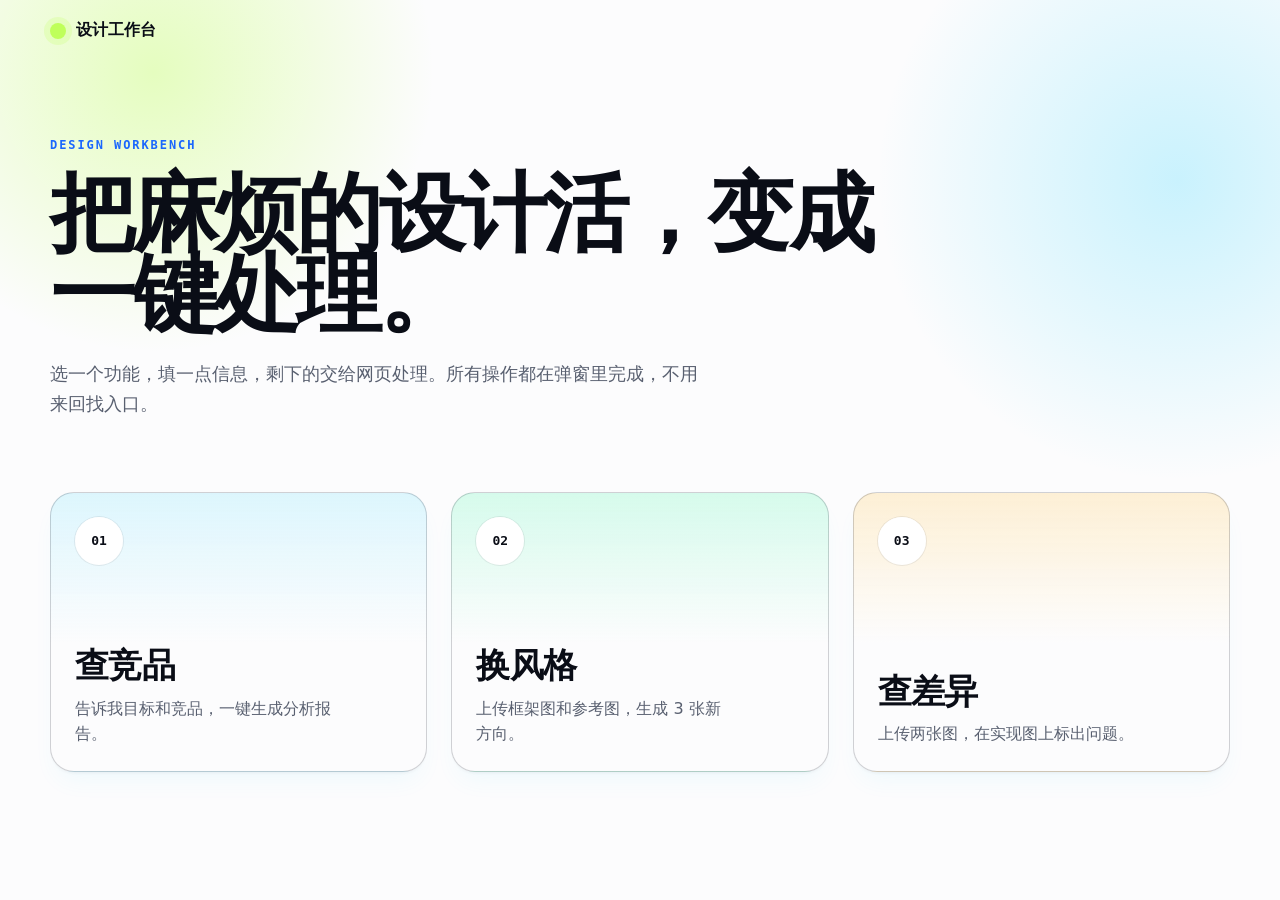
<file: index.html>
<!doctype html>
<html lang="zh-CN">
  <head>
    <meta charset="UTF-8" />
    <meta name="viewport" content="width=device-width, initial-scale=1.0" />
    <title>设计工作台</title>
    <link rel="stylesheet" href="./public/styles.css?v=20260528-border" />
  </head>
  <body>
    <header class="site-header">
      <div class="brand">
        <span class="brand-dot"></span>
        <span>设计工作台</span>
      </div>
      <button class="ghost-btn" data-open-modal="settingsModal" hidden aria-hidden="true" tabindex="-1">设置接口</button>
    </header>

    <main class="home">
      <section class="hero">
        <p class="label">DESIGN WORKBENCH</p>
        <h1>把麻烦的设计活，变成一键处理。</h1>
        <p class="hero-text">
          选一个功能，填一点信息，剩下的交给网页处理。所有操作都在弹窗里完成，不用来回找入口。
        </p>
      </section>

      <section class="entry-grid" aria-label="功能入口">
        <button class="entry-card card-blue" data-open-modal="researchModal">
          <span>01</span>
          <strong>查竞品</strong>
          <em>告诉我目标和竞品，一键生成分析报告。</em>
        </button>
        <button class="entry-card card-green" data-open-modal="styleModal">
          <span>02</span>
          <strong>换风格</strong>
          <em>上传框架图和参考图，生成 3 张新方向。</em>
        </button>
        <button class="entry-card card-yellow" data-open-modal="auditModal">
          <span>03</span>
          <strong>查差异</strong>
          <em>上传两张图，在实现图上标出问题。</em>
        </button>
      </section>
    </main>

    <div class="modal" id="researchModal" aria-hidden="true">
      <div class="modal-panel modal-wide">
        <div class="modal-head">
          <div>
            <p class="label">查竞品</p>
            <h2>输入一句话，生成报告</h2>
          </div>
          <button class="icon-btn" data-close-modal>×</button>
        </div>
        <label class="field">
          你想分析什么？
          <textarea id="researchInput" placeholder="例如：我要做一个给 UI 设计师用的 AI 工具站，竞品可以看 Galileo、Uizard、Figma AI、Motiff，帮我分析它们怎么做、用户痛点和我的差异化方向。"></textarea>
        </label>
        <div class="modal-actions">
          <button class="primary-btn" id="runResearchBtn">生成报告</button>
          <button class="ghost-btn" id="copyResearchBtn">复制报告</button>
        </div>
        <article class="markdown-card" id="researchReport">报告会显示在这里。</article>
      </div>
    </div>

    <div class="modal" id="styleModal" aria-hidden="true">
      <div class="modal-panel modal-wide">
        <div class="modal-head">
          <div>
            <p class="label">换风格</p>
            <h2>用参考图重新设计</h2>
          </div>
          <button class="icon-btn" data-close-modal>×</button>
        </div>
        <div class="two-fields">
          <label class="upload-card">
            <span class="upload-title">框架图</span>
            <small class="upload-desc">只提取内容和结构</small>
            <input class="file-input" id="frameImageInput" type="file" accept="image/*" />
            <span class="file-trigger">选择图片</span>
            <small class="file-name" data-file-name-for="frameImageInput">还没有选择图片</small>
          </label>
          <label class="upload-card">
            <span class="upload-title">参考图</span>
            <small class="upload-desc">只提取风格和感觉</small>
            <input class="file-input" id="styleImageInput" type="file" accept="image/*" />
            <span class="file-trigger">选择图片</span>
            <small class="file-name" data-file-name-for="styleImageInput">还没有选择图片</small>
          </label>
        </div>
        <div class="modal-actions">
          <button class="primary-btn" id="runStyleBtn">生成 3 张图</button>
          <button class="ghost-btn" id="copyStyleBtn">复制提示词</button>
        </div>
        <p class="action-note" id="styleCopyStatus" aria-live="polite">生成图片后，可以复制这次的出图提示词。</p>
        <p class="hint">当前图片模型更适合“方向探索”，会尽量保持框架图内容，但不是 Figma 级精准还原。</p>
        <div class="image-result-grid" id="styleResults"></div>
      </div>
    </div>

    <div class="modal" id="auditModal" aria-hidden="true">
      <div class="modal-panel modal-wide">
        <div class="modal-head">
          <div>
            <p class="label">查差异</p>
            <h2>直接在实现图上标问题</h2>
          </div>
          <button class="icon-btn" data-close-modal>×</button>
        </div>
        <div class="two-fields">
          <label class="upload-card">
            <span class="upload-title">设计稿</span>
            <small class="upload-desc">作为标准</small>
            <input class="file-input" id="designInput" type="file" accept="image/*" />
            <span class="file-trigger">选择图片</span>
            <small class="file-name" data-file-name-for="designInput">还没有选择图片</small>
          </label>
          <label class="upload-card">
            <span class="upload-title">实现图</span>
            <small class="upload-desc">在这张图上标问题</small>
            <input class="file-input" id="realInput" type="file" accept="image/*" />
            <span class="file-trigger">选择图片</span>
            <small class="file-name" data-file-name-for="realInput">还没有选择图片</small>
          </label>
        </div>
        <div class="modal-actions">
          <button class="primary-btn" id="runAuditBtn">开始对比</button>
          <button class="ghost-btn" id="saveAuditImageBtn">保存标注图</button>
        </div>
        <div class="audit-layout">
          <canvas id="auditCanvas"></canvas>
          <div class="plain-report" id="auditText">结果会显示在这里。</div>
        </div>
      </div>
    </div>

    <div class="modal" id="settingsModal" aria-hidden="true">
      <div class="modal-panel">
        <div class="modal-head">
          <div>
            <p class="label">接口设置</p>
            <h2>填好后才能一键生成</h2>
          </div>
          <button class="icon-btn" data-close-modal>×</button>
        </div>
        <label class="field">
          Tavily Key
          <input id="tavilyKey" type="password" placeholder="用来联网查资料" />
        </label>
        <label class="field">
          Gemini Key
          <input id="geminiKey" type="password" placeholder="用来整理报告和理解图片" />
        </label>
        <label class="field">
          Gemini 模型
          <input id="geminiModel" placeholder="gemini-2.5-flash" />
        </label>
        <label class="field">
          Cloudflare Account ID
          <input id="cloudflareAccountId" placeholder="不是 Token，一般是一串 32 位左右的账号 ID" />
        </label>
        <label class="field">
          Cloudflare Token
          <input id="cloudflareApiToken" type="password" placeholder="以 cfat_ 开头的 Token 填这里" />
        </label>
        <label class="field">
          图片模型
          <input id="cloudflareImageModel" placeholder="@cf/black-forest-labs/flux-1-schnell" />
        </label>
        <button class="primary-btn full" id="saveSettingsBtn">保存</button>
      </div>
    </div>

    <script src="./public/app.js?v=20260528-modal-safe"></script>
  </body>
</html>
</file>
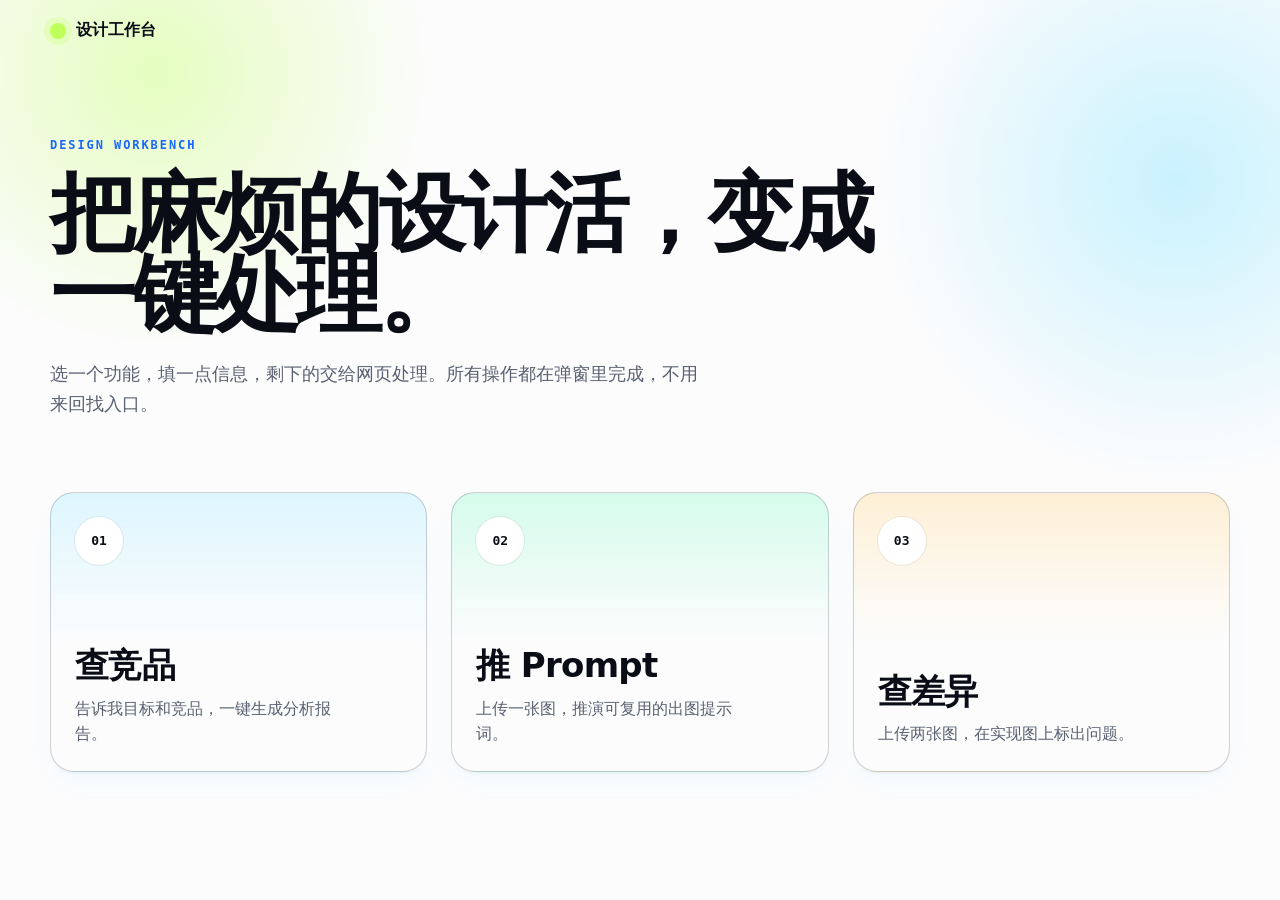
<file: site/index.html>
<!doctype html>
<html lang="zh-CN">
  <head>
    <meta charset="UTF-8" />
    <meta name="viewport" content="width=device-width, initial-scale=1.0" />
    <title>设计工作台</title>
    <link rel="stylesheet" href="./public/styles.css?v=20260528-border" />
  </head>
  <body>
    <header class="site-header">
      <div class="brand">
        <span class="brand-dot"></span>
        <span>设计工作台</span>
      </div>
      <button class="ghost-btn" data-open-modal="settingsModal" hidden aria-hidden="true" tabindex="-1">设置接口</button>
    </header>

    <main class="home">
      <section class="hero">
        <p class="label">DESIGN WORKBENCH</p>
        <h1>把麻烦的设计活，变成一键处理。</h1>
        <p class="hero-text">
          选一个功能，填一点信息，剩下的交给网页处理。所有操作都在弹窗里完成，不用来回找入口。
        </p>
      </section>

      <section class="entry-grid" aria-label="功能入口">
        <button class="entry-card card-blue" data-open-modal="researchModal">
          <span>01</span>
          <strong>查竞品</strong>
          <em>告诉我目标和竞品，一键生成分析报告。</em>
        </button>
        <button class="entry-card card-green" data-open-modal="promptModal">
          <span>02</span>
          <strong>推 Prompt</strong>
          <em>上传一张图，推演可复用的出图提示词。</em>
        </button>
        <button class="entry-card card-yellow" data-open-modal="auditModal">
          <span>03</span>
          <strong>查差异</strong>
          <em>上传两张图，在实现图上标出问题。</em>
        </button>
      </section>
    </main>

    <div class="modal" id="researchModal" aria-hidden="true">
      <div class="modal-panel modal-wide">
        <div class="modal-head">
          <div>
            <p class="label">查竞品</p>
            <h2>输入一句话，生成报告</h2>
          </div>
          <button class="icon-btn" data-close-modal>×</button>
        </div>
        <label class="field">
          你想分析什么？
          <textarea id="researchInput" placeholder="例如：我要做一个给 UI 设计师用的 AI 工具站，竞品可以看 Galileo、Uizard、Figma AI、Motiff，帮我分析它们怎么做、用户痛点和我的差异化方向。"></textarea>
        </label>
        <div class="modal-actions">
          <button class="primary-btn" id="runResearchBtn">生成报告</button>
          <button class="ghost-btn" id="copyResearchBtn">复制报告</button>
        </div>
        <article class="markdown-card" id="researchReport">报告会显示在这里。</article>
      </div>
    </div>

    <div class="modal" id="promptModal" aria-hidden="true">
      <div class="modal-panel modal-wide">
        <div class="modal-head">
          <div>
            <p class="label">推 Prompt</p>
            <h2>上传图片，整理提示词</h2>
          </div>
          <button class="icon-btn" data-close-modal>×</button>
        </div>
        <label class="upload-card single-upload">
          <span class="upload-title">上传参考图</span>
          <small class="upload-desc">网页会分析画面内容、风格、镜头、光影和关键词</small>
          <input class="file-input" id="promptImageInput" type="file" accept="image/*" />
          <span class="file-trigger">选择图片</span>
          <small class="file-name" data-file-name-for="promptImageInput">还没有选择图片</small>
        </label>
        <div class="modal-actions">
          <button class="primary-btn" id="runPromptBtn">生成提示词</button>
          <button class="ghost-btn" id="copyPromptBtn">复制提示词</button>
        </div>
        <p class="action-note" id="promptCopyStatus" aria-live="polite">生成后，可以复制整理好的提示词。</p>
        <article class="markdown-card" id="promptReport">提示词会显示在这里。</article>
      </div>
    </div>

    <div class="modal" id="auditModal" aria-hidden="true">
      <div class="modal-panel modal-wide">
        <div class="modal-head">
          <div>
            <p class="label">查差异</p>
            <h2>直接在实现图上标问题</h2>
          </div>
          <button class="icon-btn" data-close-modal>×</button>
        </div>
        <div class="two-fields">
          <label class="upload-card">
            <span class="upload-title">设计稿</span>
            <small class="upload-desc">作为标准</small>
            <input class="file-input" id="designInput" type="file" accept="image/*" />
            <span class="file-trigger">选择图片</span>
            <small class="file-name" data-file-name-for="designInput">还没有选择图片</small>
          </label>
          <label class="upload-card">
            <span class="upload-title">实现图</span>
            <small class="upload-desc">在这张图上标问题</small>
            <input class="file-input" id="realInput" type="file" accept="image/*" />
            <span class="file-trigger">选择图片</span>
            <small class="file-name" data-file-name-for="realInput">还没有选择图片</small>
          </label>
        </div>
        <div class="modal-actions">
          <button class="primary-btn" id="runAuditBtn">开始对比</button>
          <button class="ghost-btn" id="saveAuditImageBtn">保存标注图</button>
        </div>
        <div class="audit-layout">
          <canvas id="auditCanvas"></canvas>
          <div class="plain-report" id="auditText">结果会显示在这里。</div>
        </div>
      </div>
    </div>

    <div class="modal" id="settingsModal" aria-hidden="true">
      <div class="modal-panel">
        <div class="modal-head">
          <div>
            <p class="label">接口设置</p>
            <h2>填好后才能一键生成</h2>
          </div>
          <button class="icon-btn" data-close-modal>×</button>
        </div>
        <label class="field">
          Tavily Key
          <input id="tavilyKey" type="password" placeholder="用来联网查资料" />
        </label>
        <label class="field">
          Gemini Key
          <input id="geminiKey" type="password" placeholder="用来整理报告和理解图片" />
        </label>
        <label class="field">
          Gemini 模型
          <input id="geminiModel" placeholder="gemini-2.5-flash" />
        </label>
        <button class="primary-btn full" id="saveSettingsBtn">保存</button>
      </div>
    </div>

    <script src="./public/app.js?v=20260529-error-copy-fix"></script>
  </body>
</html>
</file>
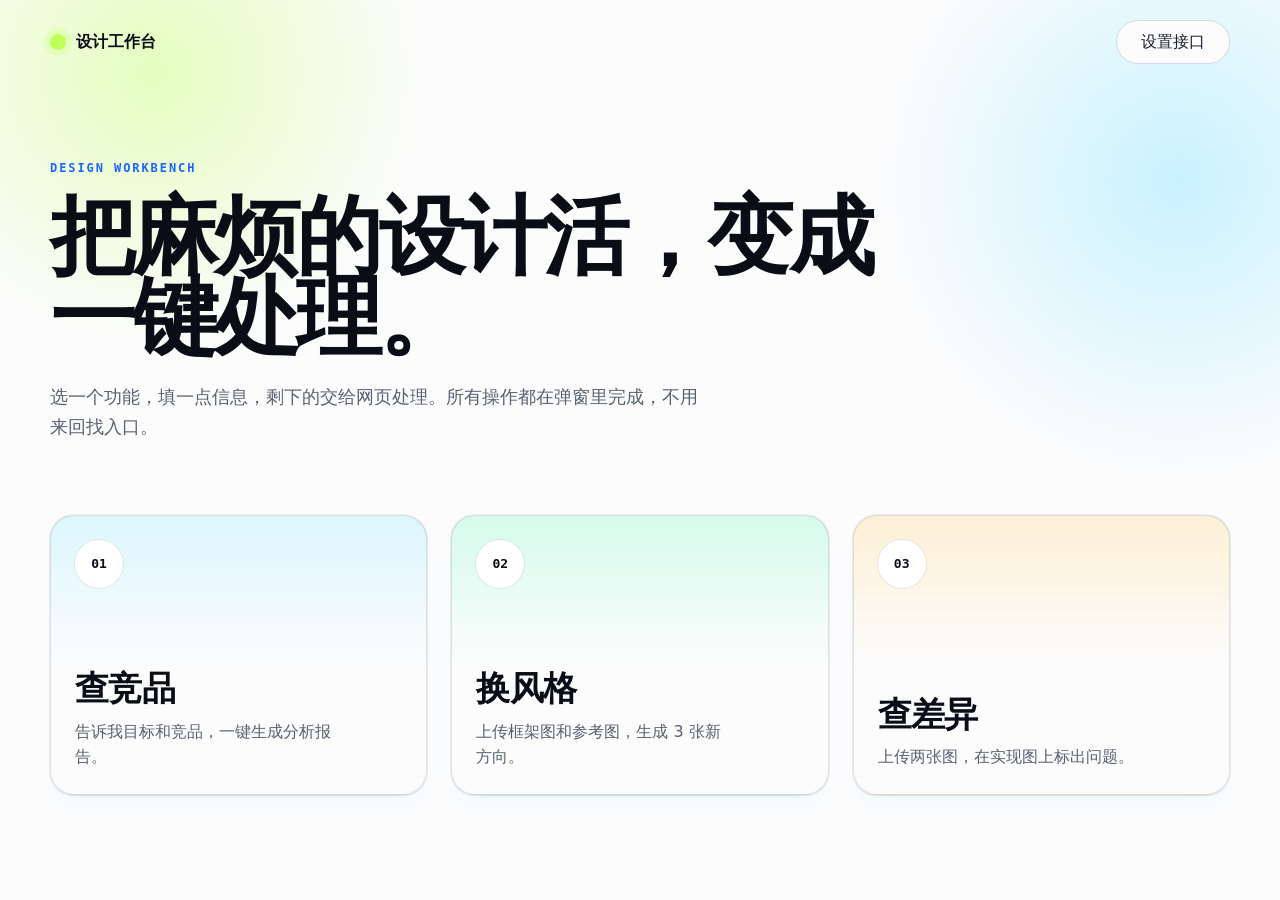
<file: 规划设计师工作站功能/index.html>
<!doctype html>
<html lang="zh-CN">
  <head>
    <meta charset="UTF-8" />
    <meta name="viewport" content="width=device-width, initial-scale=1.0" />
    <title>设计工作台</title>
    <link rel="stylesheet" href="./public/styles.css" />
  </head>
  <body>
    <header class="site-header">
      <div class="brand">
        <span class="brand-dot"></span>
        <span>设计工作台</span>
      </div>
      <button class="ghost-btn" data-open-modal="settingsModal">设置接口</button>
    </header>

    <main class="home">
      <section class="hero">
        <p class="label">DESIGN WORKBENCH</p>
        <h1>把麻烦的设计活，变成一键处理。</h1>
        <p class="hero-text">
          选一个功能，填一点信息，剩下的交给网页处理。所有操作都在弹窗里完成，不用来回找入口。
        </p>
      </section>

      <section class="entry-grid" aria-label="功能入口">
        <button class="entry-card card-blue" data-open-modal="researchModal">
          <span>01</span>
          <strong>查竞品</strong>
          <em>告诉我目标和竞品，一键生成分析报告。</em>
        </button>
        <button class="entry-card card-green" data-open-modal="styleModal">
          <span>02</span>
          <strong>换风格</strong>
          <em>上传框架图和参考图，生成 3 张新方向。</em>
        </button>
        <button class="entry-card card-yellow" data-open-modal="auditModal">
          <span>03</span>
          <strong>查差异</strong>
          <em>上传两张图，在实现图上标出问题。</em>
        </button>
      </section>
    </main>

    <div class="modal" id="researchModal" aria-hidden="true">
      <div class="modal-panel modal-wide">
        <div class="modal-head">
          <div>
            <p class="label">查竞品</p>
            <h2>输入一句话，生成报告</h2>
          </div>
          <button class="icon-btn" data-close-modal>×</button>
        </div>
        <label class="field">
          你想分析什么？
          <textarea id="researchInput" placeholder="例如：我要做一个给 UI 设计师用的 AI 工具站，竞品可以看 Galileo、Uizard、Figma AI、Motiff，帮我分析它们怎么做、用户痛点和我的差异化方向。"></textarea>
        </label>
        <div class="modal-actions">
          <button class="primary-btn" id="runResearchBtn">生成报告</button>
          <button class="ghost-btn" id="copyResearchBtn">复制报告</button>
        </div>
        <article class="markdown-card" id="researchReport">报告会显示在这里。</article>
      </div>
    </div>

    <div class="modal" id="styleModal" aria-hidden="true">
      <div class="modal-panel modal-wide">
        <div class="modal-head">
          <div>
            <p class="label">换风格</p>
            <h2>用参考图重新设计</h2>
          </div>
          <button class="icon-btn" data-close-modal>×</button>
        </div>
        <div class="two-fields">
          <label class="upload-card">
            <span>框架图</span>
            <small>只提取内容和结构</small>
            <input id="frameImageInput" type="file" accept="image/*" />
          </label>
          <label class="upload-card">
            <span>参考图</span>
            <small>只提取风格和感觉</small>
            <input id="styleImageInput" type="file" accept="image/*" />
          </label>
        </div>
        <div class="modal-actions">
          <button class="primary-btn" id="runStyleBtn">生成 3 张图</button>
          <button class="ghost-btn" id="copyStyleBtn">复制出图说明</button>
        </div>
        <p class="hint">当前图片模型更适合“方向探索”，会尽量保持框架图内容，但不是 Figma 级精准还原。</p>
        <div class="image-result-grid" id="styleResults"></div>
      </div>
    </div>

    <div class="modal" id="auditModal" aria-hidden="true">
      <div class="modal-panel modal-wide">
        <div class="modal-head">
          <div>
            <p class="label">查差异</p>
            <h2>直接在实现图上标问题</h2>
          </div>
          <button class="icon-btn" data-close-modal>×</button>
        </div>
        <div class="two-fields">
          <label class="upload-card">
            <span>设计稿</span>
            <small>作为标准</small>
            <input id="designInput" type="file" accept="image/*" />
          </label>
          <label class="upload-card">
            <span>实现图</span>
            <small>在这张图上标问题</small>
            <input id="realInput" type="file" accept="image/*" />
          </label>
        </div>
        <div class="modal-actions">
          <button class="primary-btn" id="runAuditBtn">开始对比</button>
          <button class="ghost-btn" id="saveAuditImageBtn">保存标注图</button>
        </div>
        <div class="audit-layout">
          <canvas id="auditCanvas"></canvas>
          <div class="plain-report" id="auditText">结果会显示在这里。</div>
        </div>
      </div>
    </div>

    <div class="modal" id="settingsModal" aria-hidden="true">
      <div class="modal-panel">
        <div class="modal-head">
          <div>
            <p class="label">接口设置</p>
            <h2>填好后才能一键生成</h2>
          </div>
          <button class="icon-btn" data-close-modal>×</button>
        </div>
        <label class="field">
          Tavily Key
          <input id="tavilyKey" type="password" placeholder="用来联网查资料" />
        </label>
        <label class="field">
          Gemini Key
          <input id="geminiKey" type="password" placeholder="用来整理报告和理解图片" />
        </label>
        <label class="field">
          Gemini 模型
          <input id="geminiModel" placeholder="gemini-2.5-flash" />
        </label>
        <label class="field">
          Cloudflare Account ID
          <input id="cloudflareAccountId" placeholder="不是 Token，一般是一串 32 位左右的账号 ID" />
        </label>
        <label class="field">
          Cloudflare Token
          <input id="cloudflareApiToken" type="password" placeholder="以 cfat_ 开头的 Token 填这里" />
        </label>
        <label class="field">
          图片模型
          <input id="cloudflareImageModel" placeholder="@cf/black-forest-labs/flux-1-schnell" />
        </label>
        <button class="primary-btn full" id="saveSettingsBtn">保存</button>
      </div>
    </div>

    <script src="./public/app.js"></script>
  </body>
</html>
</file>
<file: public/styles.css>
:root {
  --color-midnight-ink: #1d2130;
  --color-cloud-white: #fcfcfd;
  --color-slate-gray: #d5d9e8;
  --color-frost: #ebeef7;
  --color-coal-black: #151720;
  --color-deep-space: #0a0d16;
  --color-sky-dust: #d8fbed;
  --color-emerald-echo: #0b3d28;
  --color-sour-apple: #bfff5a;
  --color-hydro-blue: #1a67fd;
  --gradient-sunny-glow: radial-gradient(100% 100% at 50% 0, rgb(255, 216, 136) 0%, rgb(255, 198, 80) 100%);
  --gradient-mint-blast: radial-gradient(100% 100% at 50% 0, rgb(93, 247, 182) 0%, rgb(25, 247, 154) 100%);
  --gradient-sky-surge: radial-gradient(100% 100% at 50% 0, rgb(122, 227, 255) 0%, rgb(70, 216, 255) 100%);
  --font-sans: "IBM Plex Sans", ui-sans-serif, system-ui, -apple-system, BlinkMacSystemFont, "Segoe UI", sans-serif;
  --font-mono: "IBM Plex Mono", ui-monospace, SFMono-Regular, Menlo, Monaco, Consolas, monospace;
  --shadow-card: rgba(29, 33, 48, 0.04) 0 1px 1px -1px, rgba(29, 33, 48, 0.04) 0 3px 3px -1.5px, rgba(70, 216, 255, 0.08) 0 14px 24px -8px;
  --shadow-button: rgba(255, 255, 255, 0.72) 0 1px 0 0 inset, rgba(29, 33, 48, 0.12) 0 -2px 0 0 inset, rgba(29, 33, 48, 0.04) 0 4px 4px -2px;
}

* {
  box-sizing: border-box;
}

body {
  margin: 0;
  min-height: 100vh;
  color: var(--color-midnight-ink);
  background:
    radial-gradient(circle at 12% 8%, rgba(191, 255, 90, 0.38), transparent 280px),
    radial-gradient(circle at 92% 20%, rgba(70, 216, 255, 0.28), transparent 300px),
    var(--color-cloud-white);
  background-position: 0 0, 0 0, 0 0;
  background-size: 100% 100%, 100% 100%, auto;
  font-family: var(--font-sans);
  animation: designAmbientBreath 9s ease-in-out infinite;
}

button,
input,
textarea {
  font: inherit;
}

button {
  cursor: pointer;
}

.site-header {
  width: min(1180px, calc(100% - 32px));
  margin: 0 auto;
  padding: 20px 0;
  display: flex;
  align-items: center;
  justify-content: space-between;
}

.brand {
  display: inline-flex;
  align-items: center;
  gap: 10px;
  font-weight: 700;
  color: var(--color-deep-space);
}

.brand-dot {
  width: 16px;
  height: 16px;
  border-radius: 999px;
  background: var(--color-sour-apple);
  box-shadow: 0 0 0 6px rgba(191, 255, 90, 0.22);
}

.home {
  width: min(1180px, calc(100% - 32px));
  margin: 0 auto;
  padding: 72px 0 96px;
}

.hero {
  max-width: 900px;
}

.label {
  margin: 0 0 16px;
  color: var(--color-hydro-blue);
  font: 700 12px/2 var(--font-mono);
  letter-spacing: 0.16em;
  text-transform: uppercase;
}

h1,
h2,
h3,
p {
  margin-top: 0;
}

.hero h1 {
  margin-bottom: 24px;
  color: var(--color-deep-space);
  font-size: clamp(48px, 8vw, 86px);
  line-height: 0.94;
  letter-spacing: -0.045em;
}

.hero-text {
  max-width: 660px;
  color: #596070;
  font-size: 18px;
  line-height: 1.7;
}

.entry-grid {
  display: grid;
  grid-template-columns: repeat(3, minmax(0, 1fr));
  gap: 24px;
  margin-top: 72px;
}

.entry-card {
  min-height: 280px;
  padding: 24px;
  border: 1px solid rgba(29, 33, 48, 0.2);
  border-radius: 24px;
  background: var(--color-cloud-white);
  box-shadow: var(--shadow-card);
  color: var(--color-midnight-ink);
  text-align: left;
  display: flex;
  flex-direction: column;
  align-items: flex-start;
  transition: transform 180ms ease, box-shadow 180ms ease;
}

.entry-card:hover {
  transform: translateY(-4px);
  box-shadow: rgba(29, 33, 48, 0.08) 0 12px 24px -10px, rgba(183, 255, 90, 0.18) 0 30px 50px -20px;
}

@keyframes designAmbientBreath {
  0%,
  100% {
    background-size: 100% 100%, 100% 100%, auto;
    background-position: 0 0, 0 0, 0 0;
  }

  50% {
    background-size: 106% 106%, 104% 104%, auto;
    background-position: -18px -10px, 16px -12px, 0 0;
  }
}

@media (prefers-reduced-motion: reduce) {
  body {
    animation: none;
  }
}

.entry-card span {
  display: inline-flex;
  align-items: center;
  justify-content: center;
  width: 48px;
  height: 48px;
  border-radius: 999px;
  background: #fff;
  color: var(--color-deep-space);
  font: 700 13px/1 var(--font-mono);
  box-shadow: inset rgba(255, 255, 255, 0.72) 0 1px 0, rgba(29, 33, 48, 0.08) 0 0 0 1px;
}

.entry-card strong {
  margin: auto 0 12px;
  color: var(--color-deep-space);
  font-size: 34px;
  line-height: 1.05;
  letter-spacing: -0.021em;
}

.entry-card em {
  max-width: 260px;
  color: #596070;
  font-style: normal;
  font-size: 16px;
  line-height: 1.6;
}

.card-blue {
  background: linear-gradient(180deg, rgba(122, 227, 255, 0.24), var(--color-cloud-white) 54%);
}

.card-green {
  background: linear-gradient(180deg, rgba(93, 247, 182, 0.24), var(--color-cloud-white) 54%);
}

.card-yellow {
  background: linear-gradient(180deg, rgba(255, 216, 136, 0.34), var(--color-cloud-white) 54%);
}

.primary-btn,
.ghost-btn,
.icon-btn {
  border: 0;
  border-radius: 56px;
}

.primary-btn {
  min-height: 48px;
  padding: 8px 24px;
  background: var(--color-sour-apple);
  color: var(--color-deep-space);
  font-weight: 700;
  box-shadow: var(--shadow-button);
}

.primary-btn.full {
  width: 100%;
}

.ghost-btn {
  min-height: 44px;
  padding: 8px 24px;
  background: var(--color-cloud-white);
  color: var(--color-midnight-ink);
  border: 1px solid var(--color-slate-gray);
}

.icon-btn {
  width: 42px;
  height: 42px;
  background: var(--color-frost);
  color: var(--color-deep-space);
  font-size: 24px;
  line-height: 1;
}

.modal {
  position: fixed;
  inset: 0;
  z-index: 30;
  display: none;
  place-items: center;
  padding: 24px;
  background: rgba(10, 13, 22, 0.42);
  backdrop-filter: blur(12px);
}

.modal.open {
  display: grid;
}

.modal-panel {
  width: min(720px, 100%);
  max-height: min(86vh, 980px);
  overflow: auto;
  padding: 28px;
  border-radius: 24px;
  background: var(--color-cloud-white);
  box-shadow: rgba(29, 33, 48, 0.24) 0 30px 80px -30px;
}

.modal-wide {
  width: min(1120px, 100%);
}

.modal-head {
  display: flex;
  align-items: flex-start;
  justify-content: space-between;
  gap: 24px;
  margin-bottom: 24px;
}

.modal-head h2 {
  margin: 0;
  color: var(--color-deep-space);
  font-size: clamp(32px, 5vw, 52px);
  line-height: 1;
  letter-spacing: -0.021em;
}

.field {
  display: grid;
  gap: 10px;
  margin-bottom: 18px;
  color: #596070;
  font-weight: 600;
}

input,
textarea {
  width: 100%;
  border: 1px solid var(--color-slate-gray);
  border-radius: 24px;
  background: #fff;
  color: var(--color-deep-space);
  outline: none;
}

input {
  min-height: 52px;
  padding: 0 18px;
}

textarea {
  min-height: 150px;
  padding: 18px;
  resize: vertical;
}

input:focus,
textarea:focus {
  border-color: var(--color-emerald-echo);
  box-shadow: 0 0 0 4px rgba(191, 255, 90, 0.3);
}

.two-fields {
  display: grid;
  grid-template-columns: repeat(2, minmax(0, 1fr));
  gap: 18px;
}

.upload-card {
  position: relative;
  min-height: 180px;
  padding: 24px;
  border: 1px dashed rgba(29, 33, 48, 0.24);
  border-radius: 24px;
  background: #fff;
  display: grid;
  align-content: center;
  justify-items: start;
  gap: 10px;
}

.upload-card:focus-within {
  border-color: var(--color-hydro-blue);
  box-shadow: 0 0 0 4px rgba(26, 103, 253, 0.12);
}

.upload-title {
  color: var(--color-deep-space);
  font-size: 24px;
  font-weight: 700;
}

.upload-desc,
.hint {
  color: #596070;
  line-height: 1.6;
}

.file-input {
  position: absolute;
  width: 1px;
  height: 1px;
  opacity: 0;
  pointer-events: none;
}

.file-trigger {
  min-height: 44px;
  width: 100%;
  max-width: 100%;
  margin-top: 6px;
  padding: 0 20px;
  border-radius: 999px;
  background: var(--color-sour-apple);
  color: var(--color-deep-space);
  font-weight: 700;
  display: inline-flex;
  align-items: center;
  justify-content: center;
  box-shadow: var(--shadow-button);
}

.file-name {
  width: 100%;
  max-width: 100%;
  color: #596070;
  font-size: 14px;
  line-height: 1.5;
  text-align: center;
  overflow: hidden;
  text-overflow: ellipsis;
  white-space: nowrap;
}

.modal-actions {
  display: flex;
  flex-wrap: wrap;
  gap: 12px;
  margin: 22px 0;
}

.action-note {
  min-height: 22px;
  margin: -8px 0 14px;
  color: #596070;
  font-size: 14px;
  line-height: 1.5;
}

.action-note.is-error {
  color: #b3261e;
}

.markdown-card,
.plain-report {
  border: 1px solid rgba(29, 33, 48, 0.18);
  border-radius: 24px;
  background: #fff;
  padding: 22px;
  color: var(--color-midnight-ink);
  line-height: 1.75;
}

.markdown-card table {
  width: 100%;
  border-collapse: collapse;
  margin: 16px 0;
  font-size: 14px;
}

.markdown-card th,
.markdown-card td {
  border: 1px solid var(--color-frost);
  padding: 10px;
  vertical-align: top;
  text-align: left;
}

.markdown-card th {
  background: var(--color-sky-dust);
}

.image-result-grid {
  display: grid;
  grid-template-columns: repeat(3, minmax(0, 1fr));
  gap: 16px;
  margin-top: 20px;
}

.result-card {
  border: 1px solid var(--color-slate-gray);
  border-radius: 24px;
  background: #fff;
  padding: 10px;
  box-shadow: var(--shadow-card);
}

.result-card img {
  width: 100%;
  display: block;
  border-radius: 16px;
}

.result-card strong {
  display: block;
  padding: 12px 8px 4px;
}

.audit-layout {
  display: grid;
  grid-template-columns: minmax(280px, 1fr) 360px;
  gap: 18px;
  align-items: start;
}

#auditCanvas {
  width: 100%;
  height: auto;
  border-radius: 24px;
  background: #fff;
  box-shadow: var(--shadow-card);
}

@media (max-width: 900px) {
  .entry-grid,
  .two-fields,
  .image-result-grid,
  .audit-layout {
    grid-template-columns: 1fr;
  }

  .home {
    padding-top: 48px;
  }
}
</file>
<file: site/public/styles.css>
:root {
  --color-midnight-ink: #1d2130;
  --color-cloud-white: #fcfcfd;
  --color-slate-gray: #d5d9e8;
  --color-frost: #ebeef7;
  --color-coal-black: #151720;
  --color-deep-space: #0a0d16;
  --color-sky-dust: #d8fbed;
  --color-emerald-echo: #0b3d28;
  --color-sour-apple: #bfff5a;
  --color-hydro-blue: #1a67fd;
  --gradient-sunny-glow: radial-gradient(100% 100% at 50% 0, rgb(255, 216, 136) 0%, rgb(255, 198, 80) 100%);
  --gradient-mint-blast: radial-gradient(100% 100% at 50% 0, rgb(93, 247, 182) 0%, rgb(25, 247, 154) 100%);
  --gradient-sky-surge: radial-gradient(100% 100% at 50% 0, rgb(122, 227, 255) 0%, rgb(70, 216, 255) 100%);
  --font-sans: "IBM Plex Sans", ui-sans-serif, system-ui, -apple-system, BlinkMacSystemFont, "Segoe UI", sans-serif;
  --font-mono: "IBM Plex Mono", ui-monospace, SFMono-Regular, Menlo, Monaco, Consolas, monospace;
  --shadow-card: rgba(29, 33, 48, 0.04) 0 1px 1px -1px, rgba(29, 33, 48, 0.04) 0 3px 3px -1.5px, rgba(70, 216, 255, 0.08) 0 14px 24px -8px;
  --shadow-button: rgba(255, 255, 255, 0.72) 0 1px 0 0 inset, rgba(29, 33, 48, 0.12) 0 -2px 0 0 inset, rgba(29, 33, 48, 0.04) 0 4px 4px -2px;
}

* {
  box-sizing: border-box;
}

body {
  margin: 0;
  min-height: 100vh;
  color: var(--color-midnight-ink);
  background:
    radial-gradient(circle at 12% 8%, rgba(191, 255, 90, 0.38), transparent 280px),
    radial-gradient(circle at 92% 20%, rgba(70, 216, 255, 0.28), transparent 300px),
    var(--color-cloud-white);
  background-position: 0 0, 0 0, 0 0;
  background-size: 100% 100%, 100% 100%, auto;
  font-family: var(--font-sans);
  animation: designAmbientBreath 9s ease-in-out infinite;
}

button,
input,
textarea {
  font: inherit;
}

button {
  cursor: pointer;
}

.site-header {
  width: min(1180px, calc(100% - 32px));
  margin: 0 auto;
  padding: 20px 0;
  display: flex;
  align-items: center;
  justify-content: space-between;
}

.brand {
  display: inline-flex;
  align-items: center;
  gap: 10px;
  font-weight: 700;
  color: var(--color-deep-space);
}

.brand-dot {
  width: 16px;
  height: 16px;
  border-radius: 999px;
  background: var(--color-sour-apple);
  box-shadow: 0 0 0 6px rgba(191, 255, 90, 0.22);
}

.home {
  width: min(1180px, calc(100% - 32px));
  margin: 0 auto;
  padding: 72px 0 96px;
}

.hero {
  max-width: 900px;
}

.label {
  margin: 0 0 16px;
  color: var(--color-hydro-blue);
  font: 700 12px/2 var(--font-mono);
  letter-spacing: 0.16em;
  text-transform: uppercase;
}

h1,
h2,
h3,
p {
  margin-top: 0;
}

.hero h1 {
  margin-bottom: 24px;
  color: var(--color-deep-space);
  font-size: clamp(48px, 8vw, 86px);
  line-height: 0.94;
  letter-spacing: -0.045em;
}

.hero-text {
  max-width: 660px;
  color: #596070;
  font-size: 18px;
  line-height: 1.7;
}

.entry-grid {
  display: grid;
  grid-template-columns: repeat(3, minmax(0, 1fr));
  gap: 24px;
  margin-top: 72px;
}

.entry-card {
  min-height: 280px;
  padding: 24px;
  border: 1px solid rgba(29, 33, 48, 0.2);
  border-radius: 24px;
  background: var(--color-cloud-white);
  box-shadow: var(--shadow-card);
  color: var(--color-midnight-ink);
  text-align: left;
  display: flex;
  flex-direction: column;
  align-items: flex-start;
  transition: transform 180ms ease, box-shadow 180ms ease;
}

.entry-card:hover {
  transform: translateY(-4px);
  box-shadow: rgba(29, 33, 48, 0.08) 0 12px 24px -10px, rgba(183, 255, 90, 0.18) 0 30px 50px -20px;
}

@keyframes designAmbientBreath {
  0%,
  100% {
    background-size: 100% 100%, 100% 100%, auto;
    background-position: 0 0, 0 0, 0 0;
  }

  50% {
    background-size: 106% 106%, 104% 104%, auto;
    background-position: -18px -10px, 16px -12px, 0 0;
  }
}

@media (prefers-reduced-motion: reduce) {
  body {
    animation: none;
  }
}

.entry-card span {
  display: inline-flex;
  align-items: center;
  justify-content: center;
  width: 48px;
  height: 48px;
  border-radius: 999px;
  background: #fff;
  color: var(--color-deep-space);
  font: 700 13px/1 var(--font-mono);
  box-shadow: inset rgba(255, 255, 255, 0.72) 0 1px 0, rgba(29, 33, 48, 0.08) 0 0 0 1px;
}

.entry-card strong {
  margin: auto 0 12px;
  color: var(--color-deep-space);
  font-size: 34px;
  line-height: 1.05;
  letter-spacing: -0.021em;
}

.entry-card em {
  max-width: 260px;
  color: #596070;
  font-style: normal;
  font-size: 16px;
  line-height: 1.6;
}

.card-blue {
  background: linear-gradient(180deg, rgba(122, 227, 255, 0.24), var(--color-cloud-white) 54%);
}

.card-green {
  background: linear-gradient(180deg, rgba(93, 247, 182, 0.24), var(--color-cloud-white) 54%);
}

.card-yellow {
  background: linear-gradient(180deg, rgba(255, 216, 136, 0.34), var(--color-cloud-white) 54%);
}

.primary-btn,
.ghost-btn,
.icon-btn {
  border: 0;
  border-radius: 56px;
}

.primary-btn {
  min-height: 48px;
  padding: 8px 24px;
  background: var(--color-sour-apple);
  color: var(--color-deep-space);
  font-weight: 700;
  box-shadow: var(--shadow-button);
}

.primary-btn.full {
  width: 100%;
}

.ghost-btn {
  min-height: 44px;
  padding: 8px 24px;
  background: var(--color-cloud-white);
  color: var(--color-midnight-ink);
  border: 1px solid var(--color-slate-gray);
}

.icon-btn {
  width: 42px;
  height: 42px;
  background: var(--color-frost);
  color: var(--color-deep-space);
  font-size: 24px;
  line-height: 1;
}

.modal {
  position: fixed;
  inset: 0;
  z-index: 30;
  display: none;
  place-items: center;
  padding: 24px;
  background: rgba(10, 13, 22, 0.42);
  backdrop-filter: blur(12px);
}

.modal.open {
  display: grid;
}

.modal-panel {
  width: min(720px, 100%);
  max-height: min(86vh, 980px);
  overflow: auto;
  padding: 28px;
  border-radius: 24px;
  background: var(--color-cloud-white);
  box-shadow: rgba(29, 33, 48, 0.24) 0 30px 80px -30px;
}

.modal-wide {
  width: min(1120px, 100%);
}

.modal-head {
  display: flex;
  align-items: flex-start;
  justify-content: space-between;
  gap: 24px;
  margin-bottom: 24px;
}

.modal-head h2 {
  margin: 0;
  color: var(--color-deep-space);
  font-size: clamp(32px, 5vw, 52px);
  line-height: 1;
  letter-spacing: -0.021em;
}

.field {
  display: grid;
  gap: 10px;
  margin-bottom: 18px;
  color: #596070;
  font-weight: 600;
}

input,
textarea {
  width: 100%;
  border: 1px solid var(--color-slate-gray);
  border-radius: 24px;
  background: #fff;
  color: var(--color-deep-space);
  outline: none;
}

input {
  min-height: 52px;
  padding: 0 18px;
}

textarea {
  min-height: 150px;
  padding: 18px;
  resize: vertical;
}

input:focus,
textarea:focus {
  border-color: var(--color-emerald-echo);
  box-shadow: 0 0 0 4px rgba(191, 255, 90, 0.3);
}

.two-fields {
  display: grid;
  grid-template-columns: repeat(2, minmax(0, 1fr));
  gap: 18px;
}

.upload-card {
  position: relative;
  min-height: 180px;
  padding: 24px;
  border: 1px dashed rgba(29, 33, 48, 0.24);
  border-radius: 24px;
  background: #fff;
  display: grid;
  align-content: center;
  justify-items: start;
  gap: 10px;
}

.upload-card:focus-within {
  border-color: var(--color-hydro-blue);
  box-shadow: 0 0 0 4px rgba(26, 103, 253, 0.12);
}

.single-upload {
  min-height: 220px;
}

.upload-title {
  color: var(--color-deep-space);
  font-size: 24px;
  font-weight: 700;
}

.upload-desc,
.hint {
  color: #596070;
  line-height: 1.6;
}

.file-input {
  position: absolute;
  width: 1px;
  height: 1px;
  opacity: 0;
  pointer-events: none;
}

.file-trigger {
  min-height: 44px;
  width: 100%;
  max-width: 100%;
  margin-top: 6px;
  padding: 0 20px;
  border-radius: 999px;
  background: var(--color-sour-apple);
  color: var(--color-deep-space);
  font-weight: 700;
  display: inline-flex;
  align-items: center;
  justify-content: center;
  box-shadow: var(--shadow-button);
}

.file-name {
  width: 100%;
  max-width: 100%;
  color: #596070;
  font-size: 14px;
  line-height: 1.5;
  text-align: center;
  overflow: hidden;
  text-overflow: ellipsis;
  white-space: nowrap;
}

.modal-actions {
  display: flex;
  flex-wrap: wrap;
  gap: 12px;
  margin: 22px 0;
}

.action-note {
  min-height: 22px;
  margin: -8px 0 14px;
  color: #596070;
  font-size: 14px;
  line-height: 1.5;
}

.action-note.is-error {
  color: #b3261e;
}

.markdown-card,
.plain-report {
  border: 1px solid rgba(29, 33, 48, 0.18);
  border-radius: 24px;
  background: #fff;
  padding: 22px;
  color: var(--color-midnight-ink);
  line-height: 1.75;
}

.markdown-card table {
  width: 100%;
  border-collapse: collapse;
  margin: 16px 0;
  font-size: 14px;
}

.markdown-card th,
.markdown-card td {
  border: 1px solid var(--color-frost);
  padding: 10px;
  vertical-align: top;
  text-align: left;
}

.markdown-card th {
  background: var(--color-sky-dust);
}

.image-result-grid {
  display: grid;
  grid-template-columns: repeat(3, minmax(0, 1fr));
  gap: 16px;
  margin-top: 20px;
}

.result-card {
  border: 1px solid var(--color-slate-gray);
  border-radius: 24px;
  background: #fff;
  padding: 10px;
  box-shadow: var(--shadow-card);
}

.result-card img {
  width: 100%;
  display: block;
  border-radius: 16px;
}

.result-card strong {
  display: block;
  padding: 12px 8px 4px;
}

.audit-layout {
  display: grid;
  grid-template-columns: minmax(280px, 1fr) 360px;
  gap: 18px;
  align-items: start;
}

#auditCanvas {
  width: 100%;
  height: auto;
  border-radius: 24px;
  background: #fff;
  box-shadow: var(--shadow-card);
}

@media (max-width: 900px) {
  .entry-grid,
  .two-fields,
  .image-result-grid,
  .audit-layout {
    grid-template-columns: 1fr;
  }

  .home {
    padding-top: 48px;
  }
}
</file>
<file: 规划设计师工作站功能/public/styles.css>
:root {
  --color-midnight-ink: #1d2130;
  --color-cloud-white: #fcfcfd;
  --color-slate-gray: #d5d9e8;
  --color-frost: #ebeef7;
  --color-coal-black: #151720;
  --color-deep-space: #0a0d16;
  --color-sky-dust: #d8fbed;
  --color-emerald-echo: #0b3d28;
  --color-sour-apple: #bfff5a;
  --color-hydro-blue: #1a67fd;
  --gradient-sunny-glow: radial-gradient(100% 100% at 50% 0, rgb(255, 216, 136) 0%, rgb(255, 198, 80) 100%);
  --gradient-mint-blast: radial-gradient(100% 100% at 50% 0, rgb(93, 247, 182) 0%, rgb(25, 247, 154) 100%);
  --gradient-sky-surge: radial-gradient(100% 100% at 50% 0, rgb(122, 227, 255) 0%, rgb(70, 216, 255) 100%);
  --font-sans: "IBM Plex Sans", ui-sans-serif, system-ui, -apple-system, BlinkMacSystemFont, "Segoe UI", sans-serif;
  --font-mono: "IBM Plex Mono", ui-monospace, SFMono-Regular, Menlo, Monaco, Consolas, monospace;
  --shadow-card: rgba(29, 33, 48, 0.08) 0 0 0 1px, rgba(29, 33, 48, 0.04) 0 1px 1px -1px, rgba(29, 33, 48, 0.04) 0 3px 3px -1.5px, rgba(70, 216, 255, 0.08) 0 14px 24px -8px;
  --shadow-button: rgba(255, 255, 255, 0.72) 0 1px 0 0 inset, rgba(29, 33, 48, 0.12) 0 -2px 0 0 inset, rgba(29, 33, 48, 0.04) 0 4px 4px -2px;
}

* {
  box-sizing: border-box;
}

body {
  margin: 0;
  min-height: 100vh;
  color: var(--color-midnight-ink);
  background:
    radial-gradient(circle at 12% 8%, rgba(191, 255, 90, 0.38), transparent 280px),
    radial-gradient(circle at 92% 20%, rgba(70, 216, 255, 0.28), transparent 300px),
    var(--color-cloud-white);
  font-family: var(--font-sans);
}

button,
input,
textarea {
  font: inherit;
}

button {
  cursor: pointer;
}

.site-header {
  width: min(1180px, calc(100% - 32px));
  margin: 0 auto;
  padding: 20px 0;
  display: flex;
  align-items: center;
  justify-content: space-between;
}

.brand {
  display: inline-flex;
  align-items: center;
  gap: 10px;
  font-weight: 700;
  color: var(--color-deep-space);
}

.brand-dot {
  width: 16px;
  height: 16px;
  border-radius: 999px;
  background: var(--color-sour-apple);
  box-shadow: 0 0 0 6px rgba(191, 255, 90, 0.22);
}

.home {
  width: min(1180px, calc(100% - 32px));
  margin: 0 auto;
  padding: 72px 0 96px;
}

.hero {
  max-width: 900px;
}

.label {
  margin: 0 0 16px;
  color: var(--color-hydro-blue);
  font: 700 12px/2 var(--font-mono);
  letter-spacing: 0.16em;
  text-transform: uppercase;
}

h1,
h2,
h3,
p {
  margin-top: 0;
}

.hero h1 {
  margin-bottom: 24px;
  color: var(--color-deep-space);
  font-size: clamp(48px, 8vw, 86px);
  line-height: 0.94;
  letter-spacing: -0.045em;
}

.hero-text {
  max-width: 660px;
  color: #596070;
  font-size: 18px;
  line-height: 1.7;
}

.entry-grid {
  display: grid;
  grid-template-columns: repeat(3, minmax(0, 1fr));
  gap: 24px;
  margin-top: 72px;
}

.entry-card {
  min-height: 280px;
  padding: 24px;
  border: 1px solid rgba(29, 33, 48, 0.12);
  border-radius: 24px;
  background: var(--color-cloud-white);
  box-shadow: var(--shadow-card);
  color: var(--color-midnight-ink);
  text-align: left;
  display: flex;
  flex-direction: column;
  align-items: flex-start;
  transition: transform 180ms ease, box-shadow 180ms ease;
}

.entry-card:hover {
  transform: translateY(-4px);
  box-shadow: rgba(29, 33, 48, 0.1) 0 0 0 1px, rgba(29, 33, 48, 0.08) 0 12px 24px -10px, rgba(183, 255, 90, 0.18) 0 30px 50px -20px;
}

.entry-card span {
  display: inline-flex;
  align-items: center;
  justify-content: center;
  width: 48px;
  height: 48px;
  border-radius: 999px;
  background: #fff;
  color: var(--color-deep-space);
  font: 700 13px/1 var(--font-mono);
  box-shadow: inset rgba(255, 255, 255, 0.72) 0 1px 0, rgba(29, 33, 48, 0.08) 0 0 0 1px;
}

.entry-card strong {
  margin: auto 0 12px;
  color: var(--color-deep-space);
  font-size: 34px;
  line-height: 1.05;
  letter-spacing: -0.021em;
}

.entry-card em {
  max-width: 260px;
  color: #596070;
  font-style: normal;
  font-size: 16px;
  line-height: 1.6;
}

.card-blue {
  background: linear-gradient(180deg, rgba(122, 227, 255, 0.24), var(--color-cloud-white) 54%);
}

.card-green {
  background: linear-gradient(180deg, rgba(93, 247, 182, 0.24), var(--color-cloud-white) 54%);
}

.card-yellow {
  background: linear-gradient(180deg, rgba(255, 216, 136, 0.34), var(--color-cloud-white) 54%);
}

.primary-btn,
.ghost-btn,
.icon-btn {
  border: 0;
  border-radius: 56px;
}

.primary-btn {
  min-height: 48px;
  padding: 8px 24px;
  background: var(--color-sour-apple);
  color: var(--color-deep-space);
  font-weight: 700;
  box-shadow: var(--shadow-button);
}

.primary-btn.full {
  width: 100%;
}

.ghost-btn {
  min-height: 44px;
  padding: 8px 24px;
  background: var(--color-cloud-white);
  color: var(--color-midnight-ink);
  border: 1px solid var(--color-slate-gray);
}

.icon-btn {
  width: 42px;
  height: 42px;
  background: var(--color-frost);
  color: var(--color-deep-space);
  font-size: 24px;
  line-height: 1;
}

.modal {
  position: fixed;
  inset: 0;
  z-index: 30;
  display: none;
  place-items: center;
  padding: 24px;
  background: rgba(10, 13, 22, 0.42);
  backdrop-filter: blur(12px);
}

.modal.open {
  display: grid;
}

.modal-panel {
  width: min(720px, 100%);
  max-height: min(86vh, 980px);
  overflow: auto;
  padding: 28px;
  border-radius: 24px;
  background: var(--color-cloud-white);
  box-shadow: rgba(29, 33, 48, 0.24) 0 30px 80px -30px;
}

.modal-wide {
  width: min(1120px, 100%);
}

.modal-head {
  display: flex;
  align-items: flex-start;
  justify-content: space-between;
  gap: 24px;
  margin-bottom: 24px;
}

.modal-head h2 {
  margin: 0;
  color: var(--color-deep-space);
  font-size: clamp(32px, 5vw, 52px);
  line-height: 1;
  letter-spacing: -0.021em;
}

.field {
  display: grid;
  gap: 10px;
  margin-bottom: 18px;
  color: #596070;
  font-weight: 600;
}

input,
textarea {
  width: 100%;
  border: 1px solid var(--color-slate-gray);
  border-radius: 24px;
  background: #fff;
  color: var(--color-deep-space);
  outline: none;
}

input {
  min-height: 52px;
  padding: 0 18px;
}

textarea {
  min-height: 150px;
  padding: 18px;
  resize: vertical;
}

input:focus,
textarea:focus {
  border-color: var(--color-emerald-echo);
  box-shadow: 0 0 0 4px rgba(191, 255, 90, 0.3);
}

.two-fields {
  display: grid;
  grid-template-columns: repeat(2, minmax(0, 1fr));
  gap: 18px;
}

.upload-card {
  min-height: 180px;
  padding: 24px;
  border: 1px dashed var(--color-slate-gray);
  border-radius: 24px;
  background: #fff;
  display: grid;
  align-content: center;
  gap: 10px;
}

.upload-card span {
  color: var(--color-deep-space);
  font-size: 24px;
  font-weight: 700;
}

.upload-card small,
.hint {
  color: #596070;
  line-height: 1.6;
}

.modal-actions {
  display: flex;
  flex-wrap: wrap;
  gap: 12px;
  margin: 22px 0;
}

.markdown-card,
.plain-report {
  border: 1px solid var(--color-slate-gray);
  border-radius: 24px;
  background: #fff;
  padding: 22px;
  color: var(--color-midnight-ink);
  line-height: 1.75;
}

.markdown-card table {
  width: 100%;
  border-collapse: collapse;
  margin: 16px 0;
  font-size: 14px;
}

.markdown-card th,
.markdown-card td {
  border: 1px solid var(--color-frost);
  padding: 10px;
  vertical-align: top;
  text-align: left;
}

.markdown-card th {
  background: var(--color-sky-dust);
}

.image-result-grid {
  display: grid;
  grid-template-columns: repeat(3, minmax(0, 1fr));
  gap: 16px;
  margin-top: 20px;
}

.result-card {
  border: 1px solid var(--color-slate-gray);
  border-radius: 24px;
  background: #fff;
  padding: 10px;
  box-shadow: var(--shadow-card);
}

.result-card img {
  width: 100%;
  display: block;
  border-radius: 16px;
}

.result-card strong {
  display: block;
  padding: 12px 8px 4px;
}

.audit-layout {
  display: grid;
  grid-template-columns: minmax(280px, 1fr) 360px;
  gap: 18px;
  align-items: start;
}

#auditCanvas {
  width: 100%;
  height: auto;
  border-radius: 24px;
  background: #fff;
  box-shadow: var(--shadow-card);
}

@media (max-width: 900px) {
  .entry-grid,
  .two-fields,
  .image-result-grid,
  .audit-layout {
    grid-template-columns: 1fr;
  }

  .home {
    padding-top: 48px;
  }
}
</file>
